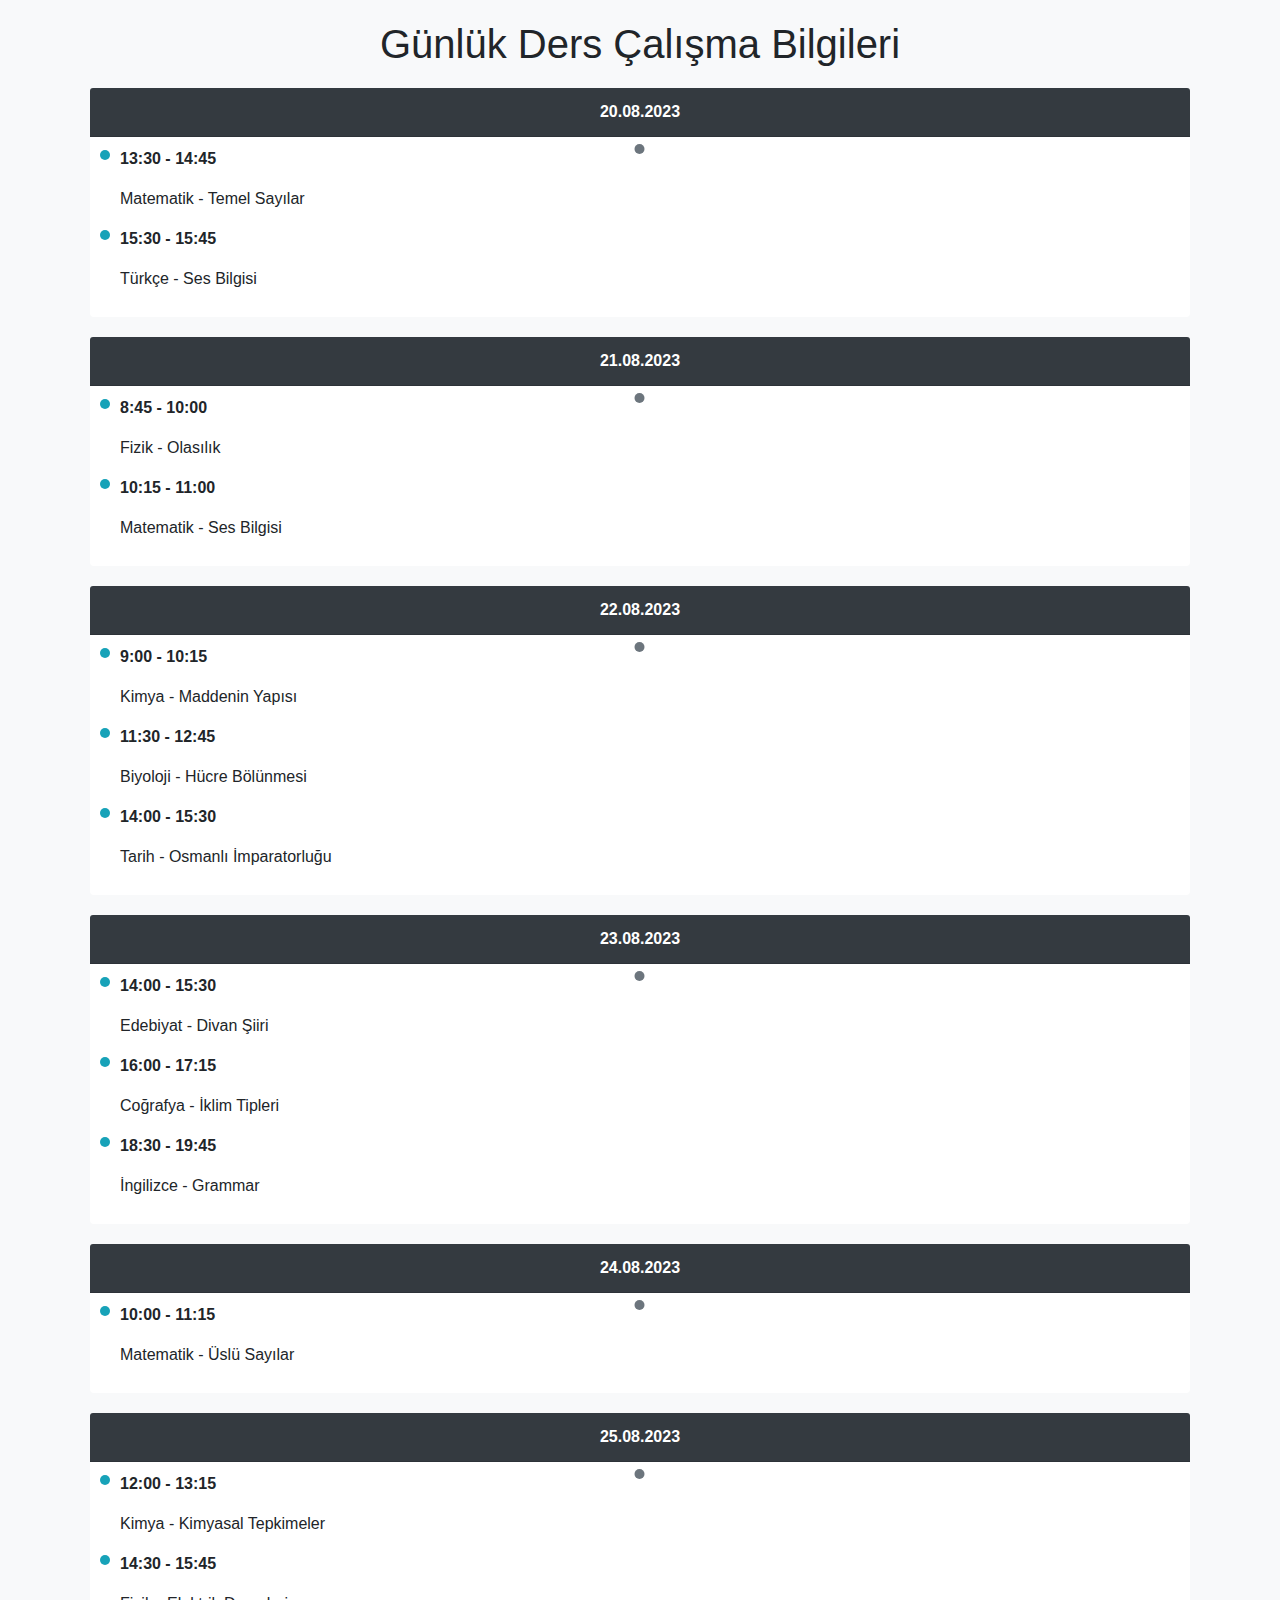
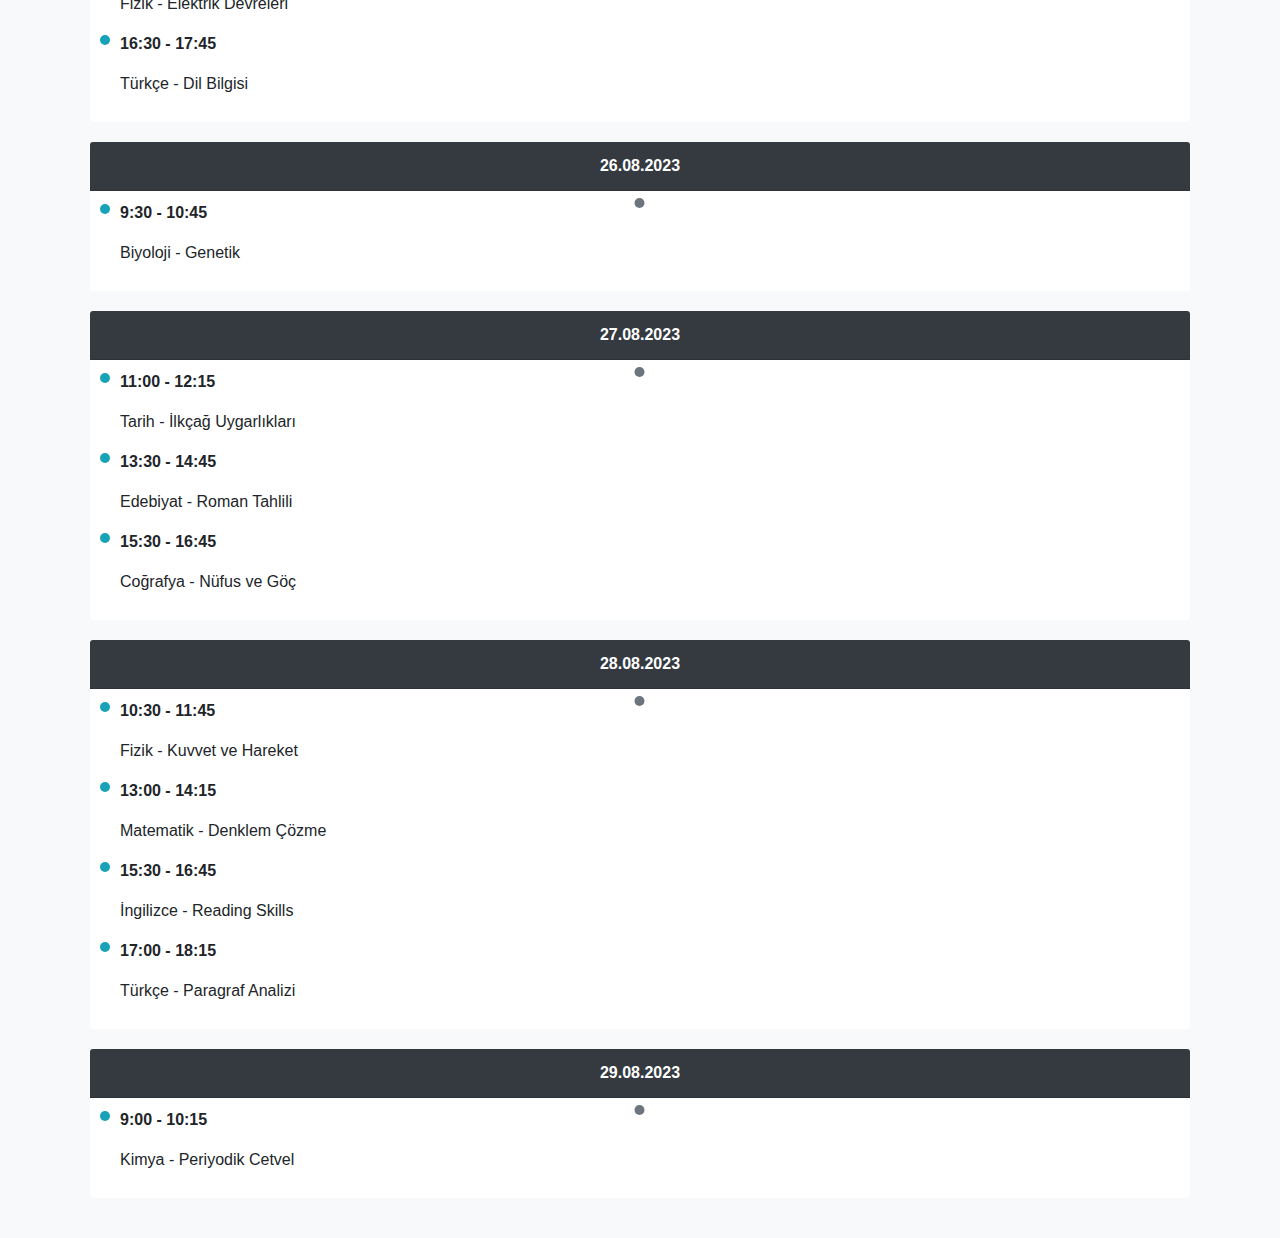
<file: Home.html>
<!DOCTYPE html>
<html lang="en">
<head>
    <meta charset="UTF-8">
    <meta name="viewport" content="width=device-width, initial-scale=1.0">
    <title>Günlük Ders Çalışma Bilgileri</title>
    <!-- Bootstrap CSS -->
    <link rel="stylesheet" href="https://maxcdn.bootstrapcdn.com/bootstrap/4.5.2/css/bootstrap.min.css">
    <style>
        /* Ana stil ayarları */
        body {
            background-color: #f8f9fa;
            font-family: Arial, sans-serif;
            margin: 0;
            padding: 0;
        }

        .container {
            padding: 20px;
        }

        /* Başlık stili */
        h1 {
            text-align: center;
            margin-bottom: 20px;
        }

        /* Kart stil ayarları */
        .card {
            margin-bottom: 20px;
            border: none;
        }

        .card-header {
            background-color: #343a40;
            color: white;
            text-align: center;
            font-weight: bold;
        }

        .card-body {
            padding: 10px;
        }

        /* Zaman çizgi stili */
        .time-line {
            position: relative;
            width: 5px;
            background-color: #6c757d;
            margin-left: 50%;
            transform: translateX(-50%);
        }

        .time-line::after {
            content: '';
            position: absolute;
            width: 10px;
            height: 10px;
            background-color: #6c757d;
            border-radius: 50%;
            top: -3px;
            left: -3px;
        }

        /* Ders stil ayarları */
        .lesson {
            position: relative;
            padding-left: 20px;
            margin-bottom: 15px;
        }

        .lesson::before {
            content: '';
            position: absolute;
            width: 10px;
            height: 10px;
            background-color: #17a2b8;
            border-radius: 50%;
            top: 3px;
            left: 0;
        }

        /* Ayraç stili */
        .separator {
            margin: 20px 0;
            border-bottom: 1px solid #dee2e6;
        }
    </style>
  <!-- Bootstrap JS (optional) -->
  <script src="https://ajax.googleapis.com/ajax/libs/jquery/3.5.1/jquery.min.js"></script>
  <script src="https://cdnjs.cloudflare.com/ajax/libs/popper.js/1.16.0/umd/popper.min.js"></script>
  <script src="https://maxcdn.bootstrapcdn.com/bootstrap/4.5.2/js/bootstrap.min.js"></script>
    <script>
         
         function createCard(data){
            
            // data = {Date : "20.08.2023" , Data : 
            // [{ Saat_1 : "13:30" , Saat_2 : "14:45" , Ders : "TYTMAT" , Konu : "Temel Sayılar" } , 
            // { Saat_1 : "15:30" , Saat_2 : "15:45" , Ders : "TYTTUR" , Konu : "Ses Bilgisi" }]};
            
          
            var cardSablon = " <div class='card'>"
            +"       <div class='card-header'>                     "
            +"           @tarih                     "
            +"       </div>                                        "
            +"       <div class='card-body'>                       "
            +"           <div class='time-line'></div>             "
            +"               @lessons                                      "
            +"                                            "
            +"           <!-- Daha fazla ders eklenebilir -->      "
            +"       </div>                                        "
            +"   </div>                                            "  
         
         var lessonSablon =  "           <div class='lesson'>                      "
            +"               <p><strong>@hour1 - @hour2</strong></p> "
            +"               <p>@lesson - @subject</p>       "
            +"           </div>                                    ";

           
            var lessons = "";

            for(let i = 0 ; i< data.Data.length ; i++){
                var les = lessonSablon.replace(/@hour1/g, data.Data[i].Saat_1);
                les = les.replace(/@hour2/g, data.Data[i].Saat_2);
                les = les.replace(/@lesson/g, (data.Data[i].Ders));
                les = les.replace(/@subject/g, (data.Data[i].Konu));

                lessons += les;
            }

            var card = cardSablon.replace(/@tarih/g, data.Date);
            card = card.replace(/@lessons/g,lessons);
            console.log(card);
            return card;
         }
        
         $(document).ready(function() {
            var data = [
    {
        Date: "20.08.2023",
        Data: [
            { Saat_1: "13:30", Saat_2: "14:45", Ders: "Matematik", Konu: "Temel Sayılar" },
            { Saat_1: "15:30", Saat_2: "15:45", Ders: "Türkçe", Konu: "Ses Bilgisi" }
        ]
    },
    {
        Date: "21.08.2023",
        Data: [
            { Saat_1: "8:45", Saat_2: "10:00", Ders: "Fizik", Konu: "Olasılık" },
            { Saat_1: "10:15", Saat_2: "11:00", Ders: "Matematik", Konu: "Ses Bilgisi" }
        ]
    },
    {
        Date: "22.08.2023",
        Data: [
            { Saat_1: "9:00", Saat_2: "10:15", Ders: "Kimya", Konu: "Maddenin Yapısı" },
            { Saat_1: "11:30", Saat_2: "12:45", Ders: "Biyoloji", Konu: "Hücre Bölünmesi" },
            { Saat_1: "14:00", Saat_2: "15:30", Ders: "Tarih", Konu: "Osmanlı İmparatorluğu" }
        ]
    },
    {
        Date: "23.08.2023",
        Data: [
            { Saat_1: "14:00", Saat_2: "15:30", Ders: "Edebiyat", Konu: "Divan Şiiri" },
            { Saat_1: "16:00", Saat_2: "17:15", Ders: "Coğrafya", Konu: "İklim Tipleri" },
            { Saat_1: "18:30", Saat_2: "19:45", Ders: "İngilizce", Konu: "Grammar" }
        ]
    },
    {
        Date: "24.08.2023",
        Data: [
            { Saat_1: "10:00", Saat_2: "11:15", Ders: "Matematik", Konu: "Üslü Sayılar" }
        ]
    },
    {
        Date: "25.08.2023",
        Data: [
            { Saat_1: "12:00", Saat_2: "13:15", Ders: "Kimya", Konu: "Kimyasal Tepkimeler" },
            { Saat_1: "14:30", Saat_2: "15:45", Ders: "Fizik", Konu: "Elektrik Devreleri" },
            { Saat_1: "16:30", Saat_2: "17:45", Ders: "Türkçe", Konu: "Dil Bilgisi" }
        ]
    },
    {
        Date: "26.08.2023",
        Data: [
            { Saat_1: "9:30", Saat_2: "10:45", Ders: "Biyoloji", Konu: "Genetik" }
        ]
    },
    {
        Date: "27.08.2023",
        Data: [
            { Saat_1: "11:00", Saat_2: "12:15", Ders: "Tarih", Konu: "İlkçağ Uygarlıkları" },
            { Saat_1: "13:30", Saat_2: "14:45", Ders: "Edebiyat", Konu: "Roman Tahlili" },
            { Saat_1: "15:30", Saat_2: "16:45", Ders: "Coğrafya", Konu: "Nüfus ve Göç" }
        ]
    },
    {
        Date: "28.08.2023",
        Data: [
            { Saat_1: "10:30", Saat_2: "11:45", Ders: "Fizik", Konu: "Kuvvet ve Hareket" },
            { Saat_1: "13:00", Saat_2: "14:15", Ders: "Matematik", Konu: "Denklem Çözme" },
            { Saat_1: "15:30", Saat_2: "16:45", Ders: "İngilizce", Konu: "Reading Skills" },
            { Saat_1: "17:00", Saat_2: "18:15", Ders: "Türkçe", Konu: "Paragraf Analizi" }
        ]
    },
    {
        Date: "29.08.2023",
        Data: [
            { Saat_1: "9:00", Saat_2: "10:15", Ders: "Kimya", Konu: "Periyodik Cetvel" }
        ]
    }
    // Daha fazla tarih ve veri eklenebilir
];
            
            var str = "";
            for(let i = 0 ; i< data.length ; i++){
                str += createCard(data[i]);
            }
           
            var mainContent = document.getElementById("mainContent");
            mainContent.innerHTML += str;
        });
 </script>
</head>
<body>
    <div id="mainContent" class="container">
        <h1>Günlük Ders Çalışma Bilgileri</h1>
       
        <!-- <div class="separator"></div> -->
        <!-- <div class="card">
            <div class="card-header">
                Salı, 22 Ağustos
            </div>
            <div class="card-body">
                <div class="time-line"></div>
                <div class="lesson">
                    <p><strong>10:00 - 12:00</strong></p>
                    <p>Tarih - Ortaçağ Avrupası</p>
                </div>
                 Daha fazla ders eklenebilir 
            </div>
        </div> -->
        <!-- Daha fazla gün eklenebilir -->
    </div>

  
</body>
</html>
</file>
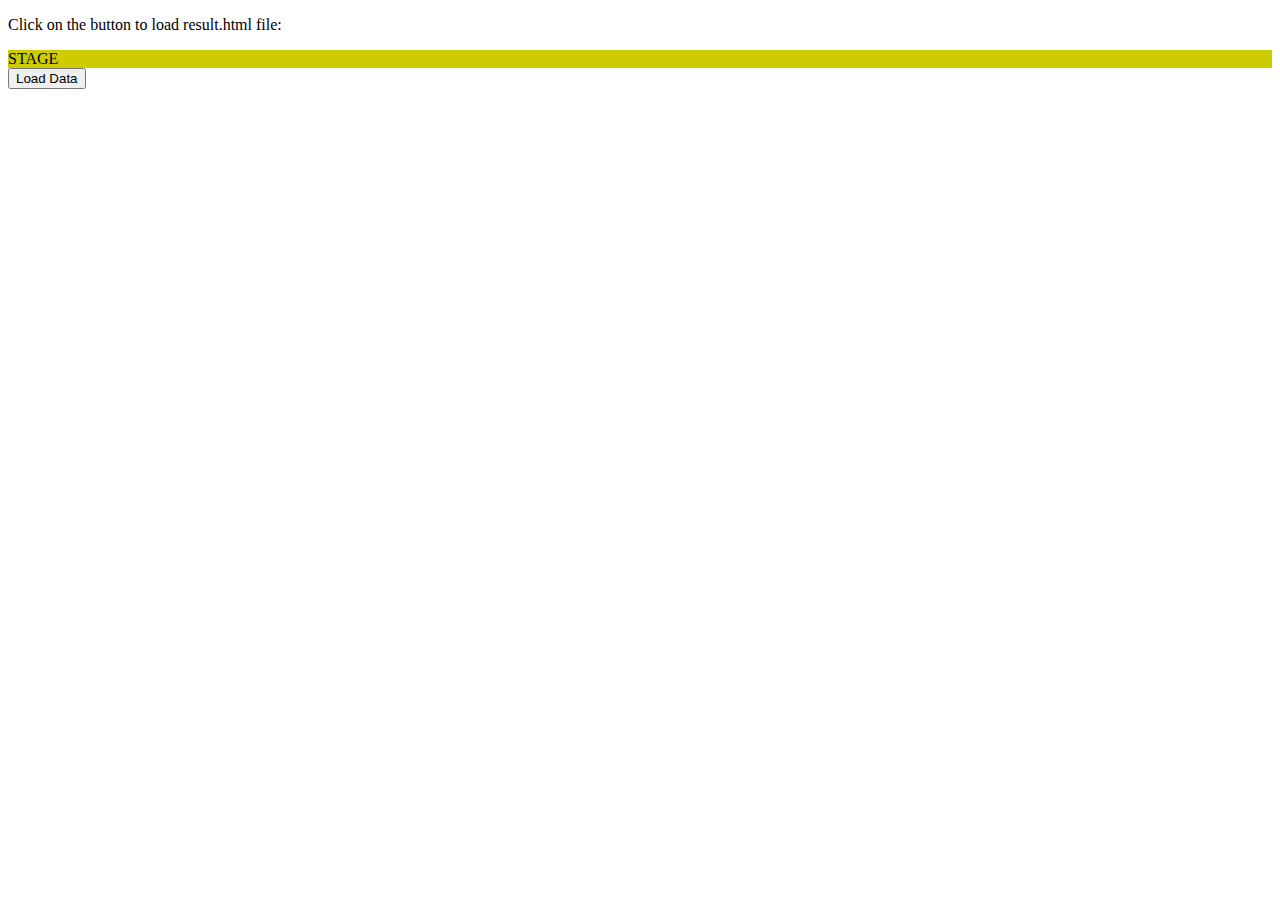
<file: jsonSample.html>
<!DOCTYPE html>
<html>
<head>
    <script src="https://ajax.googleapis.com/ajax/libs/jquery/3.6.4/jquery.min.js"></script>
    <script src="data.json"></script>
    <script>
$(document).ready(function(){
 $("#driver").click(function(event){
               $.getJSON('data.json', function(jd) {
                  $('#stage').html('<p> Name: ' + jd.name + '</p>');
                  $('#stage').append('<p>Age : ' + jd.age+ '</p>');
                  $('#stage').append('<p> Sex: ' + jd.sex+ '</p>');
               });
            });
});
    </script>
</head>
<body>

    <p>Click on the button to load result.html file:</p>

    <div id="stage" style="background-color:#cc0;">
        STAGE
    </div>

    <input type="button" id="driver" value="Load Data" />

</body>
</html>
</file>
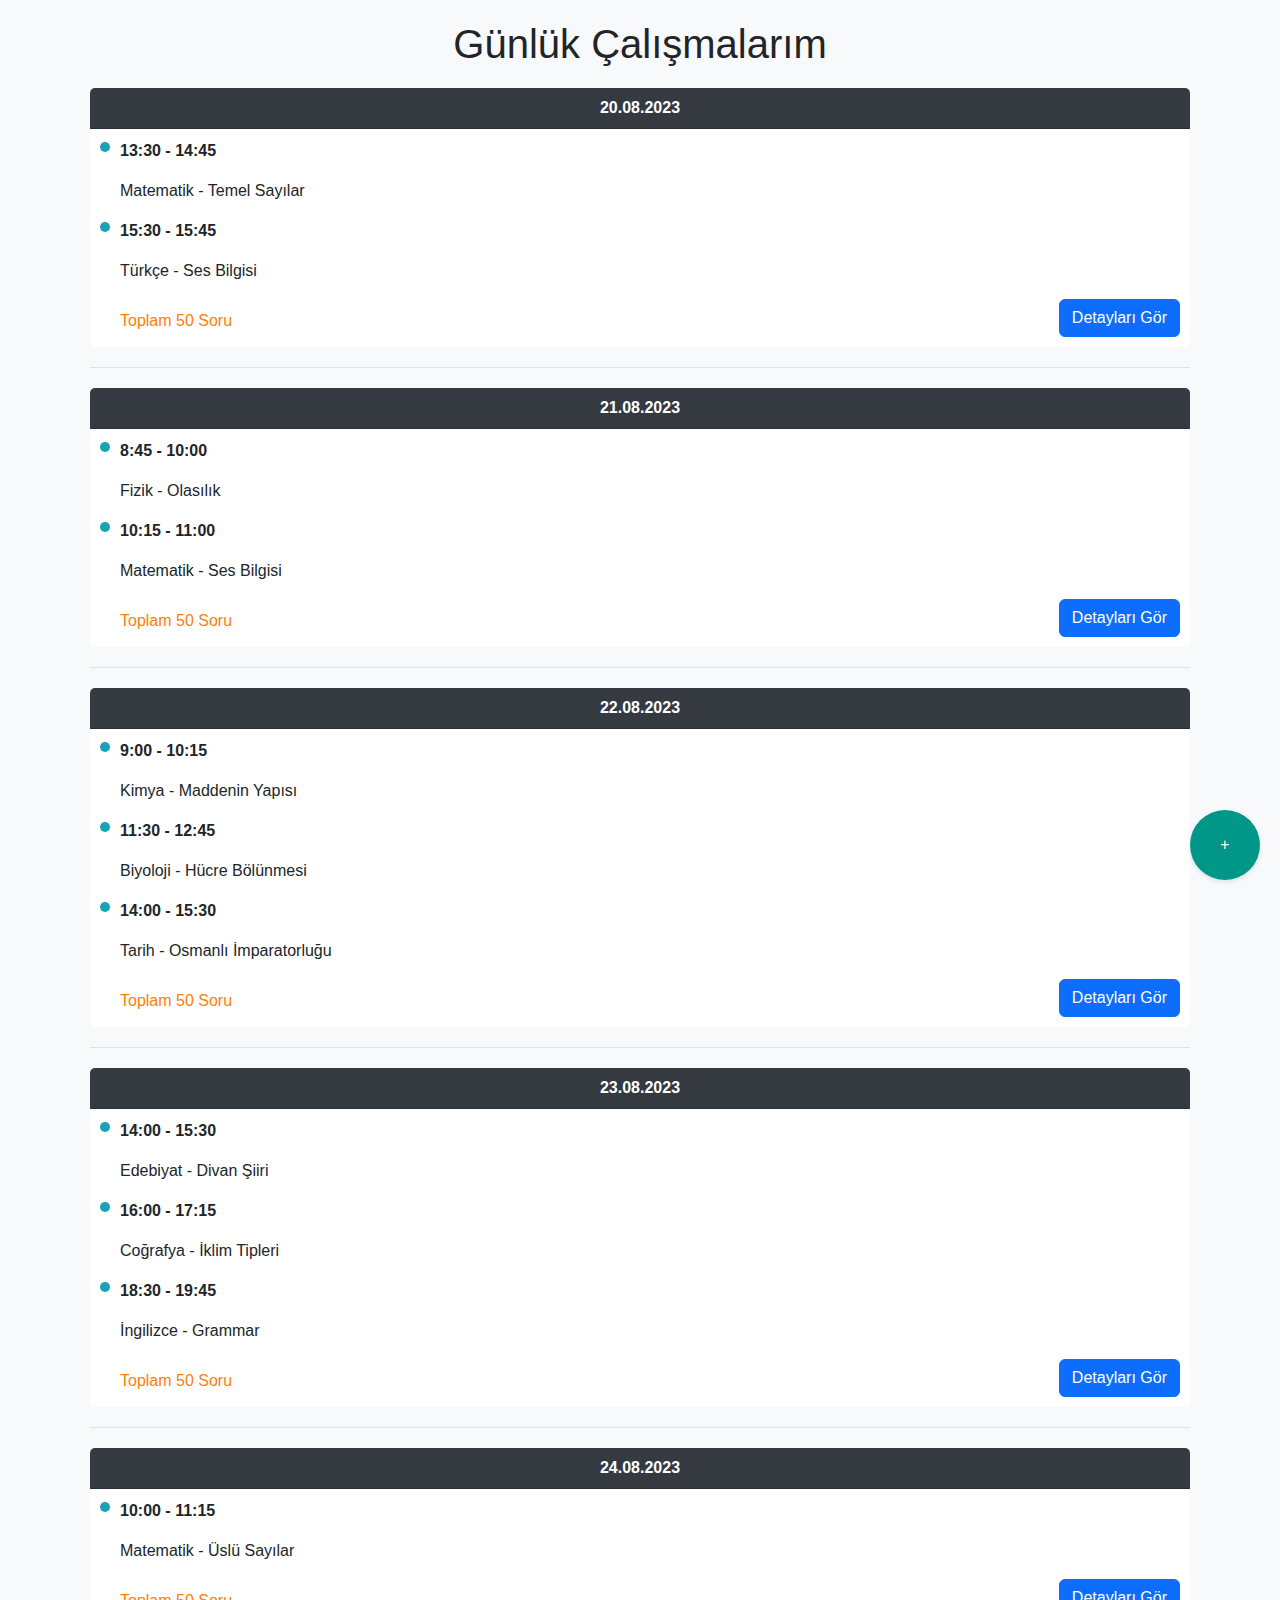
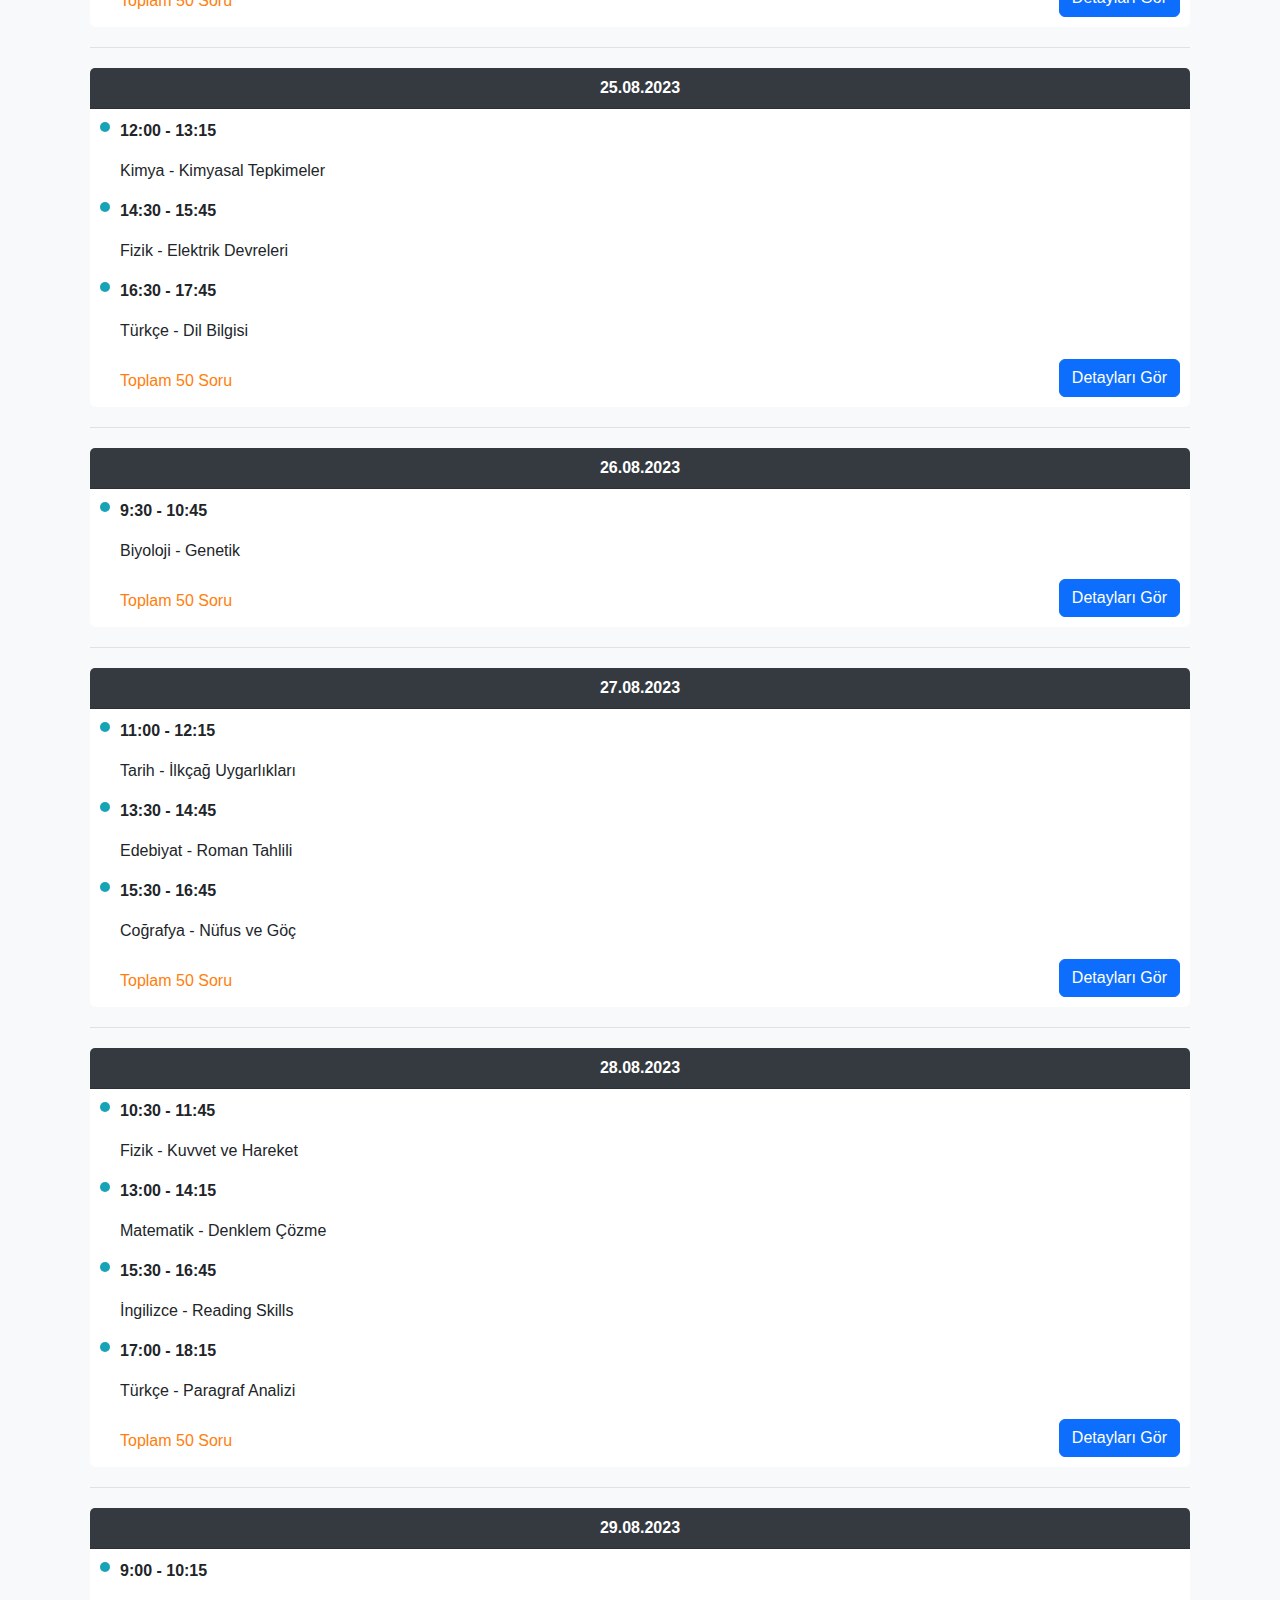
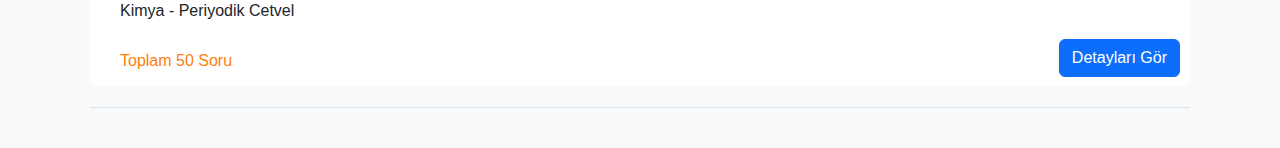
<file: DersTakip/Home.html>
<!DOCTYPE html>
<html lang="en">
<head>
    <meta charset="UTF-8">
    <meta name="viewport" content="width=device-width, initial-scale=1.0">
    <title>Ders Takip</title>
    <!-- Bootstrap CSS -->
    <link rel="stylesheet" href="https://maxcdn.bootstrapcdn.com/bootstrap/4.5.2/css/bootstrap.min.css">
    
    <!-- Bootstrap JS (optional) -->
    <script src="https://ajax.googleapis.com/ajax/libs/jquery/3.5.1/jquery.min.js"></script>
    <script src="https://cdnjs.cloudflare.com/ajax/libs/popper.js/1.16.0/umd/popper.min.js"></script>
    <script src="https://maxcdn.bootstrapcdn.com/bootstrap/4.5.2/js/bootstrap.min.js"></script>
    <link href="https://cdn.jsdelivr.net/npm/bootstrap@5.3.0/dist/css/bootstrap.min.css" rel="stylesheet">
    <script src="https://cdn.jsdelivr.net/npm/bootstrap@5.3.0/dist/js/bootstrap.bundle.min.js"></script>
    <script src="src/script.js"></script>
    <link rel="stylesheet" href="src/style.css">
    <script>
        
    </script>
</head>
<body>
    <div id="mainContent" class="container">
        <h1>Günlük Çalışmalarım</h1>
        <a href="#" class="floating-button" data-bs-toggle="modal" data-bs-target="#exampleModal">+</a>


        <!-- Modal -->
  <div class="modal fade" id="exampleModal" tabindex="-1" aria-labelledby="exampleModalLabel" aria-hidden="true">
    <div class="modal-dialog">
      <div class="modal-content">
        <div class="modal-header">
          <h5 class="modal-title" id="exampleModalLabel">Yeni Kayıt Ekle</h5>
          <button type="button" class="btn-close" data-bs-dismiss="modal" aria-label="Close"></button>
        </div>
        <div class="modal-body">
          <form>
            <div class="mb-3">
              <label for="date">Tarih</label>
              <input type="date" class="form-control" id="date" required>
            </div>
            <div class="mb-3">
              <label for="hour1">Saat 1 (hh:mm)</label>
              <input type="time" class="form-control" id="hour1" required>
            </div>
            <div class="mb-3">
              <label for="hour2">Saat 2 (hh:mm)</label>
              <input type="time" class="form-control" id="hour2" required>
            </div>
            <div class="mb-3">
              <label for="lesson">Ders</label>
              <select class="form-select" id="lesson" required>
                <option value="" disabled selected>Seçiniz...</option>
                <option value="math">Matematik</option>
                <option value="science">Fen Bilimleri</option>
                <option value="history">Tarih</option>
              </select>
            </div>
            <div class="mb-3">
              <label for="topic">Konu</label>
              <select class="form-select" id="topic" required>
                <option value="" disabled selected>Seçiniz...</option>
                <option value="algebra">Cebir</option>
                <option value="biology">Biyoloji</option>
                <option value="ancient-history">Antik Tarih</option>
              </select>
            </div>
            <div class="mb-3">
              <label for="question">Soru Sayısı</label>
              <input type="number" class="form-control" id="question" required>
            </div>
            <div class="mb-3 form-check">
              <input type="checkbox" class="form-check-input" id="study">
              <label class="form-check-label" for="study">Konu Çalışması</label>
            </div>
          </form>
        </div>
        <div class="modal-footer">
          <button type="button" class="btn btn-secondary" data-bs-dismiss="modal">İptal</button>
          <button type="button" class="btn btn-primary">Kaydet</button>
        </div>
      </div>
    </div>
  </div>
    </div>

  
</body>
</html>
</file>
<file: DersTakip/src/style.css>
/* Ana stil ayarları */
 body {
    background-color: #f8f9fa;
    font-family: Arial, sans-serif;
    margin: 0;
    padding: 0;
}

.container {
    padding: 20px;
}

/* Başlık stili */
h1 {
    text-align: center;
    margin-bottom: 20px;
}

/* Kart stil ayarları */
.card {
    margin-bottom: 20px;
    border: none;
}

.card-header {
    background-color: #343a40;
    color: white;
    text-align: center;
    font-weight: bold;
}

.card-body {
    padding: 10px;
}

/* Zaman çizgi stili */
.time-line {
    position: relative;
    width: 5px;
    background-color: #6c757d;
    margin-left: 50%;
    transform: translateX(-50%);
}

.time-line::after {
    content: '';
    position: absolute;
    width: 10px;
    height: 10px;
    background-color: #6c757d;
    border-radius: 50%;
    top: -3px;
    left: -3px;
}

/* Ders stil ayarları */
.lesson {
    position: relative;
    padding-left: 20px;
    margin-bottom: 15px;
}

.lesson::before {
    content: '';
    position: absolute;
    width: 10px;
    height: 10px;
    background-color: #17a2b8;
    border-radius: 50%;
    top: 3px;
    left: 0;
}

/* Ayraç stili */
.separator {
    margin: 20px 0;
    border-bottom: 1px solid #dee2e6;
}

.floating-button {
    position: fixed;
    bottom: 20px;
    right: 20px;
    width: 70px;
    height: 70px;
    background-color: #009688;
    border-radius: 50%;
    color: white;
    display: flex;
    justify-content: center;
    align-items: center;
    cursor: pointer;
    box-shadow: 0px 2px 5px rgba(0, 0, 0, 0.1);
    z-index: 1001; /* Yüksek bir z-index değeri verin */
  }

  a {
    text-decoration: none; /* Alt çizgiyi kaldırma */
  }
</file>
